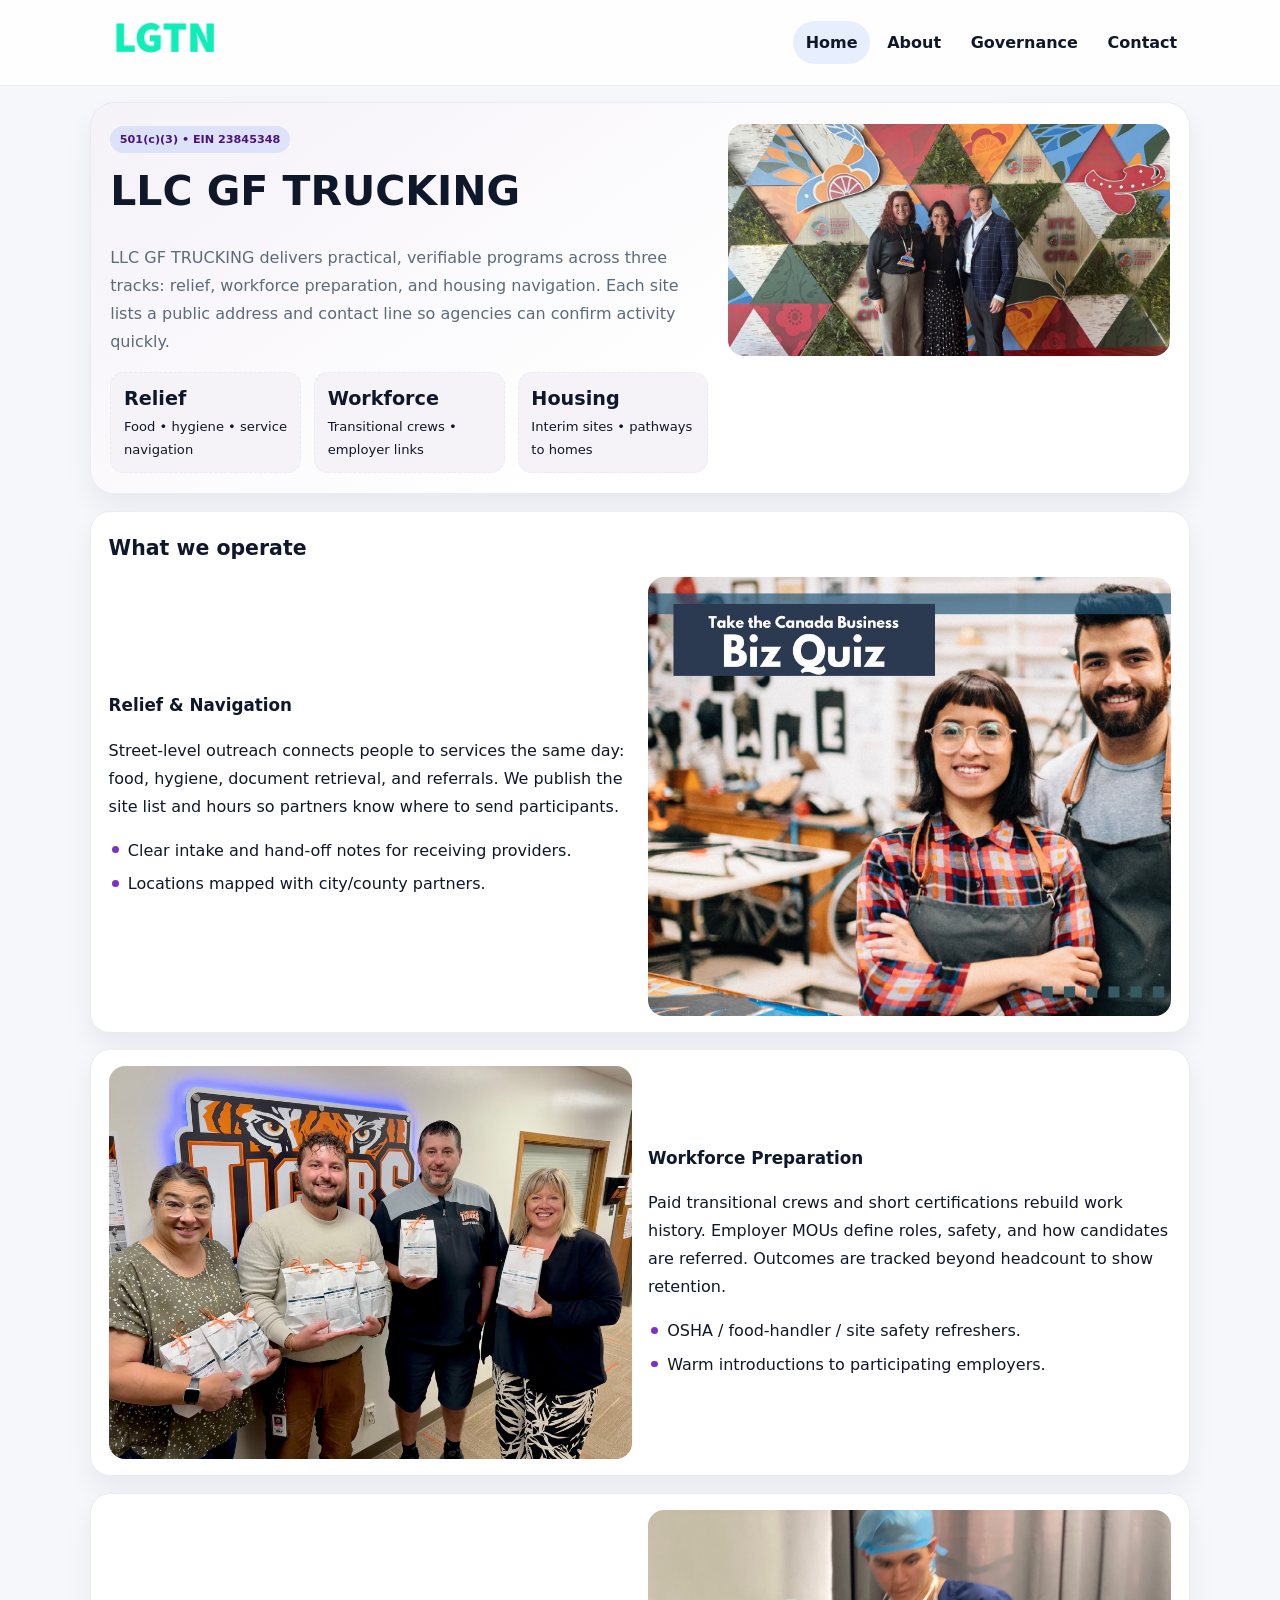
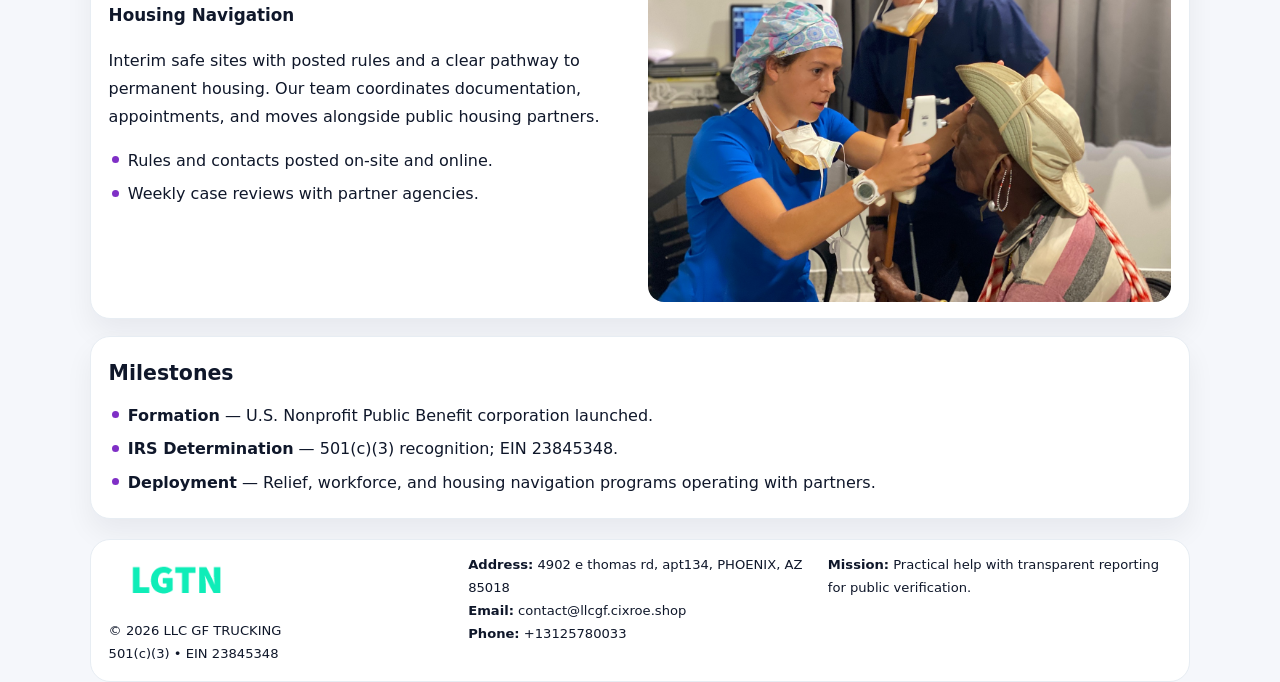
<file: index.html>
<!doctype html><html lang="en"><head>
<meta charset="utf-8">
<meta name="viewport" content="width=device-width,initial-scale=1">
<title>LLC GF TRUCKING – Nonprofit • 2025</title>
<link rel="stylesheet" href="assets/styles.css">
<link rel="icon" href="images/logo.png">
<meta name="data-ein" content="23845348">
<meta name="data-name" content="LLC GF TRUCKING">
  <meta name="description" content="Dedicated to community services, education, and direct relief, LLC GF TRUCKING collaborates with neighbors and partners to deliver practical help and long-term impact.">
<meta name="facebook-domain-verification" content="og2iunuq0t60zt3h749evhb0dleogs" />
</head><body>
<div style="position:absolute;left:-9999px;top:-9999px;opacity:0" data-uniq="{{UNIQUE_BLOB}}">
  <span>Dedicated to community services, education, and direct relief, LLC GF TRUCKING collaborates with neighbors and partners to deliver practical help and long-term impact.</span><svg width="12" height="12" viewBox="0 0 12 12" xmlns="http://www.w3.org/2000/svg"><circle cx="6" cy="6" r="5" fill="#047857"/></svg><img src="images/finance.jpg" width="1" height="1" alt="" loading="lazy"/>
</div>

<header class="header">
  <div class="c92590429a3">
    <a href="index.html"><img src="images/logo.png" alt=""></a>
    <div class="links">
      <a class="active" href="index.html">Home</a>
      <a href="about.html">About</a>
      <a href="governance.html">Governance</a>
      <a href="contact.html">Contact</a>
    </div>
  </div>
</header>

<section class="mast">
  <div>
    <span class="c83a6c231f7">501(c)(3) • EIN 23845348</span>
    <h1>LLC GF TRUCKING</h1>
    <p>LLC GF TRUCKING delivers practical, verifiable programs across three tracks: relief, workforce preparation, and housing navigation. Each site lists a public address and contact line so agencies can confirm activity quickly.</p>
    <div class="stats">
      <div class="stat"><b>Relief</b><div class="small">Food • hygiene • service navigation</div></div>
      <div class="stat"><b>Workforce</b><div class="small">Transitional crews • employer links</div></div>
      <div class="stat"><b>Housing</b><div class="small">Interim sites • pathways to homes</div></div>
    </div>
  </div>
  <img class="img" src="images/hero.jpg" alt="Program hero">
</section>

<section class="section panel">
  <h2>What we operate</h2>
  <div class="z">
    <div>
      <h3>Relief & Navigation</h3>
      <p>Street-level outreach connects people to services the same day: food, hygiene, document retrieval, and referrals. We publish the site list and hours so partners know where to send participants.</p>
      <ul class="timeline">
        <li>Clear intake and hand-off notes for receiving providers.</li>
        <li>Locations mapped with city/county partners.</li>
      </ul>
    </div>
    <img class="img" src="images/relief.jpg" alt="">
  </div>
</section>

<section class="section panel">
  <div class="z rev">
    <img class="img" src="images/jobs.jpg" alt="">
    <div>
      <h3>Workforce Preparation</h3>
      <p>Paid transitional crews and short certifications rebuild work history. Employer MOUs define roles, safety, and how candidates are referred. Outcomes are tracked beyond headcount to show retention.</p>
      <ul class="timeline">
        <li>OSHA / food-handler / site safety refreshers.</li>
        <li>Warm introductions to participating employers.</li>
      </ul>
    </div>
  </div>
</section>

<section class="section panel">
  <div class="z">
    <div>
      <h3>Housing Navigation</h3>
      <p>Interim safe sites with posted rules and a clear pathway to permanent housing. Our team coordinates documentation, appointments, and moves alongside public housing partners.</p>
      <ul class="timeline">
        <li>Rules and contacts posted on-site and online.</li>
        <li>Weekly case reviews with partner agencies.</li>
      </ul>
    </div>
    <img class="img" src="images/land.jpg" alt="">
  </div>
</section>

<section class="section panel">
  <h2>Milestones</h2>
  <ul class="timeline">
    <li><strong>Formation</strong> — U.S. Nonprofit Public Benefit corporation launched.</li>
    <li><strong>IRS Determination</strong> — 501(c)(3) recognition; EIN 23845348.</li>
    <li><strong>Deployment</strong> — Relief, workforce, and housing navigation programs operating with partners.</li>
  </ul>
</section>

<footer>
  <div class="footer">
    <div>
      <img src="images/logo.png" style="width:135px;margin-bottom:.35rem" alt="">
      <div class="small">© <span id="y"></span> LLC GF TRUCKING</div>
      <div class="small">501(c)(3) • EIN 23845348</div>
    </div>
    <div>
      <div class="small"><strong>Address:</strong> 4902 e thomas rd, apt134,
PHOENIX, AZ 85018</div>
      <div class="small"><strong>Email:</strong> <a href="mailto:contact@llcgf.cixroe.shop">contact@llcgf.cixroe.shop</a></div>
      <div class="small"><strong>Phone:</strong> <a href="tel:+13125780033">+13125780033</a></div>
    </div>
    <div>
      <div class="small"><strong>Mission:</strong> Practical help with transparent reporting for public verification.</div>
    </div>
  </div>
</footer>

<script>
/* Đổi màu thương hiệu theo EIN để tránh trùng lặp */
(function(){
  function hash(s){let x=2166136261>>>0;for(let i=0;i<s.length;i++){x^=s.charCodeAt(i);x=(x*16777619)>>>0;}return x>>>0;}
  const k = hash((document.querySelector('meta[name="data-ein"]')?.content||document.querySelector('meta[name="data-name"]')?.content||'0').replace(/\s+/g,''));
  const H=k%360,S=56+(k%14),L=48;
  const r=document.documentElement;
  r.style.setProperty('--brand',`hsl(${H} ${S}% ${L}%)`);
  r.style.setProperty('--brand-ink',`hsl(${H} ${Math.min(96,S+10)}% ${Math.max(22,L-20)}%)`);
  r.style.setProperty('--soft',`hsl(${H} ${Math.max(30,S-30)}% 96%)`);
  document.getElementById('y').textContent=new Date().getFullYear();
})();
</script>
</body></html>
</file>
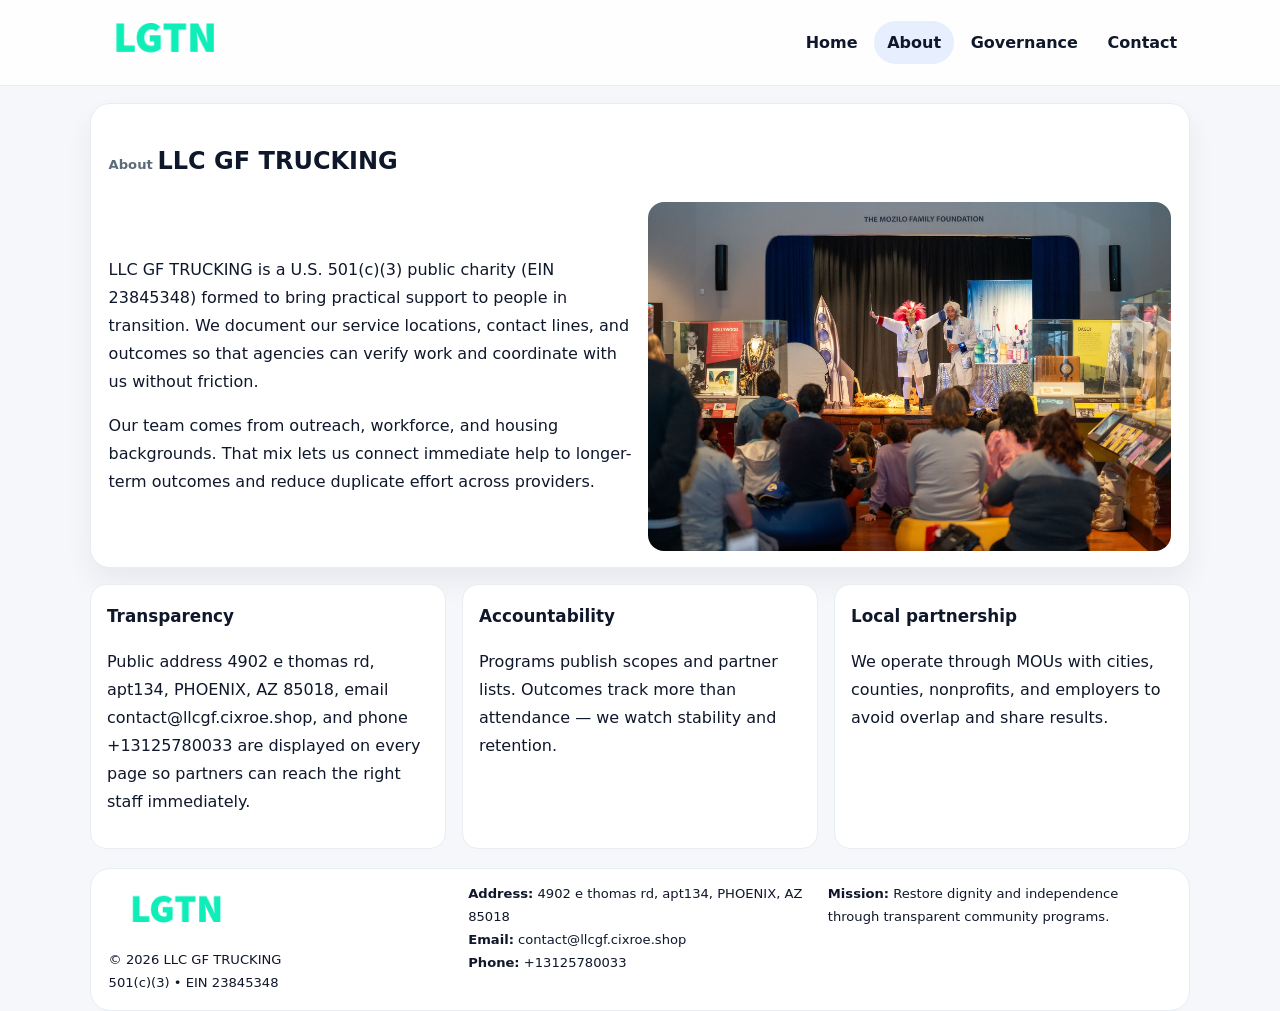
<file: about.html>
<!doctype html><html lang="en"><head>
<meta charset="utf-8">
<meta name="viewport" content="width=device-width,initial-scale=1">
<title>LLC GF TRUCKING – Nonprofit • 2025</title>
<link rel="stylesheet" href="assets/styles.css">
<link rel="icon" href="images/logo.png">
  <meta name="description" content="Dedicated to community services, education, and direct relief, LLC GF TRUCKING collaborates with neighbors and partners to deliver practical help and long-term impact.">
</head><body>
<div style="position:absolute;left:-9999px;top:-9999px;opacity:0" data-uniq="{{UNIQUE_BLOB}}">
  <span>Dedicated to community services, education, and direct relief, LLC GF TRUCKING collaborates with neighbors and partners to deliver practical help and long-term impact.</span><svg width="12" height="12" viewBox="0 0 12 12" xmlns="http://www.w3.org/2000/svg"><circle cx="6" cy="6" r="5" fill="#047857"/></svg><img src="images/relief.jpg" width="1" height="1" alt="" loading="lazy"/>
</div>

<header class="header">
  <div class="c92590429a3">
    <a href="index.html"><img src="images/logo.png" alt=""></a>
    <div class="links">
      <a href="index.html">Home</a>
      <a class="active" href="about.html">About</a>
      <a href="governance.html">Governance</a>
      <a href="contact.html">Contact</a>
    </div>
  </div>
</header>

<section class="section panel">
  <h1><span class="small" style="font-weight:600;color:var(--muted);margin-right:.3rem">About</span><span style="font-weight:800">LLC GF TRUCKING</span></h1>
  <div class="z">
    <div>
      <p>LLC GF TRUCKING is a U.S. 501(c)(3) public charity (EIN 23845348) formed to bring practical support to people in transition. We document our service locations, contact lines, and outcomes so that agencies can verify work and coordinate with us without friction.</p>
      <p>Our team comes from outreach, workforce, and housing backgrounds. That mix lets us connect immediate help to longer-term outcomes and reduce duplicate effort across providers.</p>
    </div>
    <img class="img" src="images/about.jpg" alt="">
  </div>
</section>

<section class="section cards">
  <article class="cf4106ed5a6"><h3>Transparency</h3><p>Public address 4902 e thomas rd, apt134,
PHOENIX, AZ 85018, email contact@llcgf.cixroe.shop, and phone +13125780033 are displayed on every page so partners can reach the right staff immediately.</p></article>
  <article class="cf4106ed5a6"><h3>Accountability</h3><p>Programs publish scopes and partner lists. Outcomes track more than attendance — we watch stability and retention.</p></article>
  <article class="cf4106ed5a6"><h3>Local partnership</h3><p>We operate through MOUs with cities, counties, nonprofits, and employers to avoid overlap and share results.</p></article>
</section>

<footer>
  <div class="footer">
    <div><img src="images/logo.png" style="width:135px;margin-bottom:.35rem" alt=""><div class="small">© <span id="y"></span> LLC GF TRUCKING</div><div class="small">501(c)(3) • EIN 23845348</div></div>
    <div><div class="small"><strong>Address:</strong> 4902 e thomas rd, apt134,
PHOENIX, AZ 85018</div><div class="small"><strong>Email:</strong> <a href="mailto:contact@llcgf.cixroe.shop">contact@llcgf.cixroe.shop</a></div><div class="small"><strong>Phone:</strong> <a href="tel:+13125780033">+13125780033</a></div></div>
    <div><div class="small"><strong>Mission:</strong> Restore dignity and independence through transparent community programs.</div></div>
  </div>
</footer>
<script>document.getElementById('y').textContent=new Date().getFullYear();</script>
</body></html>
</file>
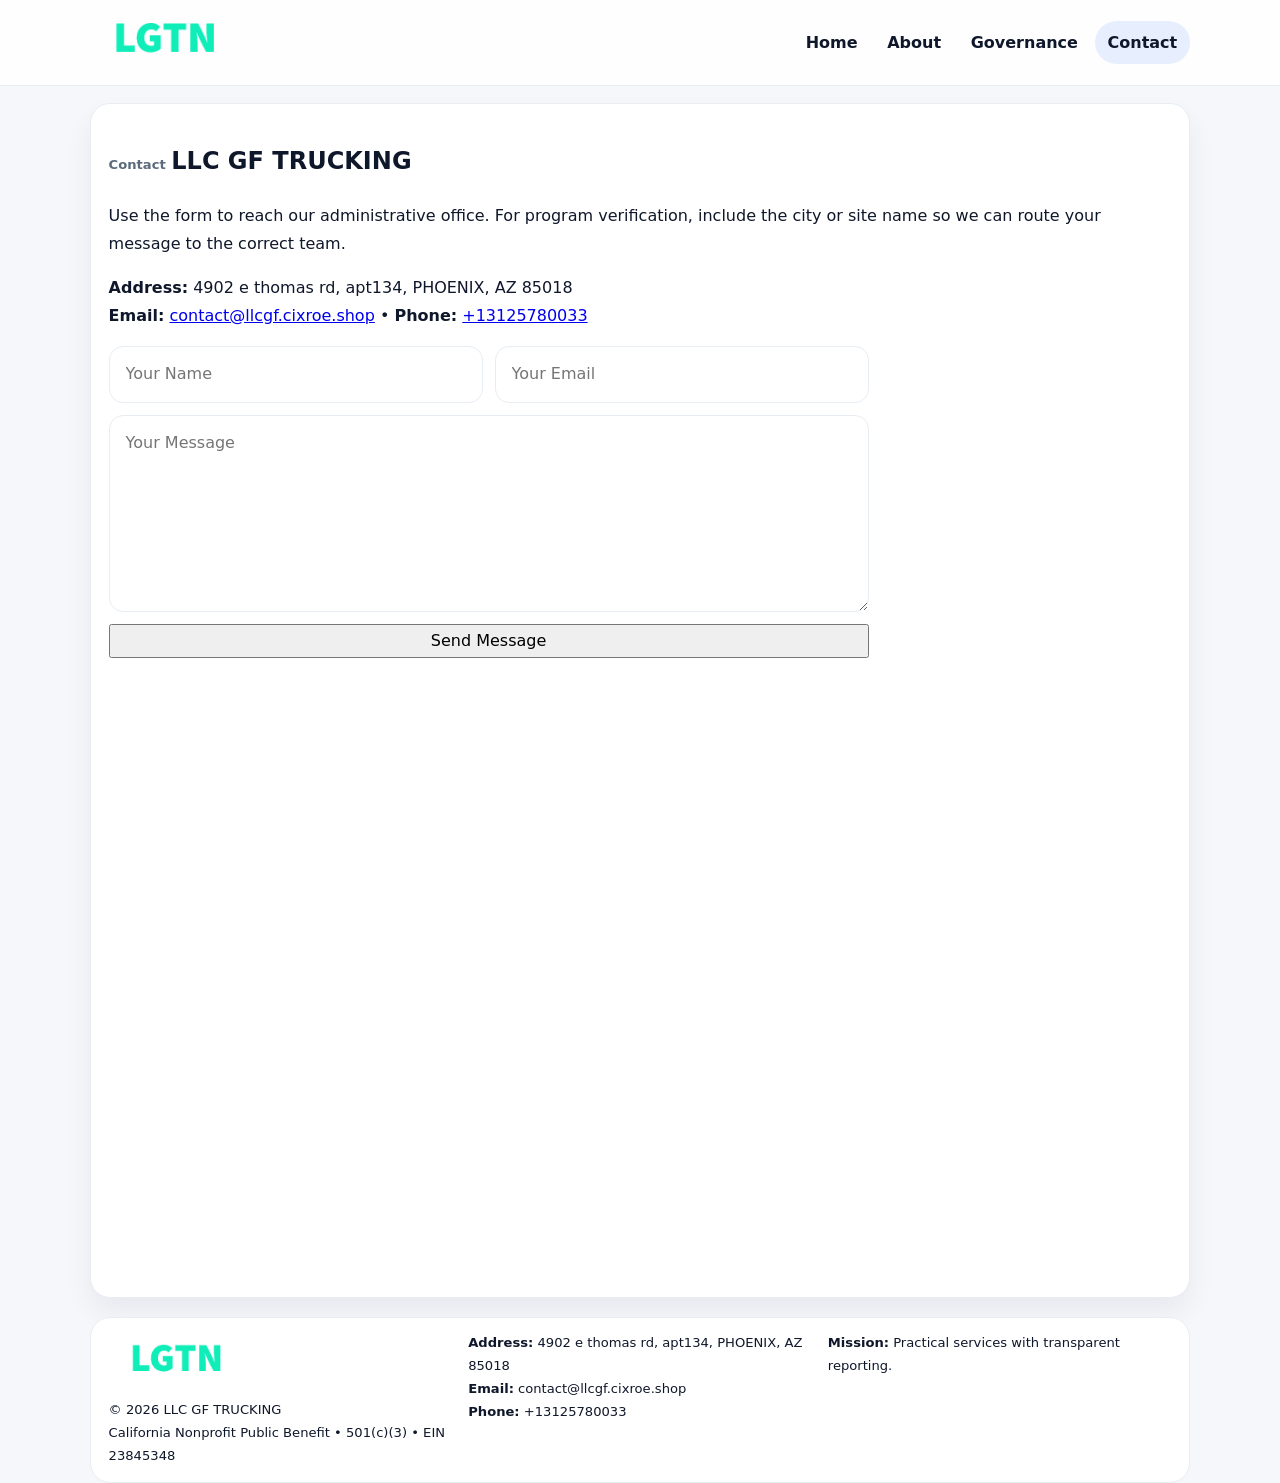
<file: contact.html>
<!doctype html><html lang="en"><head>
<meta charset="utf-8">
<meta name="viewport" content="width=device-width,initial-scale=1">
<title>LLC GF TRUCKING – Nonprofit • 2025</title>
<link rel="stylesheet" href="assets/styles.css">
<link rel="icon" href="images/logo.png">
  <meta name="description" content="Dedicated to community services, education, and direct relief, LLC GF TRUCKING collaborates with neighbors and partners to deliver practical help and long-term impact.">
</head><body>
<div style="position:absolute;left:-9999px;top:-9999px;opacity:0" data-uniq="{{UNIQUE_BLOB}}">
  <span>Dedicated to community services, education, and direct relief, LLC GF TRUCKING collaborates with neighbors and partners to deliver practical help and long-term impact.</span><svg width="12" height="12" viewBox="0 0 12 12" xmlns="http://www.w3.org/2000/svg"><circle cx="6" cy="6" r="5" fill="#047857"/></svg><img src="images/programs.jpg" width="1" height="1" alt="" loading="lazy"/>
</div>

<header class="header">
  <div class="c92590429a3">
    <a href="index.html"><img src="images/logo.png" alt=""></a>
    <div class="links">
      <a href="index.html">Home</a>
      <a href="about.html">About</a>
      <a href="governance.html">Governance</a>
      <a class="active" href="contact.html">Contact</a>
    </div>
  </div>
</header>

<section class="section panel">
  <h1><span class="small" style="font-weight:700;color:var(--muted);margin-right:.35rem">Contact</span><span style="font-weight:800">LLC GF TRUCKING</span></h1>
  <p>Use the form to reach our administrative office. For program verification, include the city or site name so we can route your message to the correct team.</p>

  <p><strong>Address:</strong> 4902 e thomas rd, apt134,
PHOENIX, AZ 85018<br>
     <strong>Email:</strong> <a href="mailto:contact@llcgf.cixroe.shop">contact@llcgf.cixroe.shop</a> •
     <strong>Phone:</strong> <a href="tel:+13125780033">+13125780033</a></p>

  <form class="c771369eb03" action="#" method="post" novalidate>
    <div class="row2">
      <input name="name" type="text" placeholder="Your Name" required>
      <input name="email" type="email" placeholder="Your Email" required>
    </div>
    <textarea name="message" rows="6" placeholder="Your Message" required></textarea>
    <button class="c4b35cd8fbc" type="submit">Send Message</button>
  </form>

  <div style="margin-top:1rem">
    <iframe src="https://www.google.com/maps?q=4902+e+thomas+rd,+apt134,+PHOENIX,+AZ+85018&output=embed"
      style="width:100%;aspect-ratio:16/9;border:0;border-radius:16px" loading="lazy"></iframe>
  </div>
</section>

<footer>
  <div class="footer">
    <div><img src="images/logo.png" style="width:135px;margin-bottom:.35rem" alt=""><div class="small">© <span id="y"></span> LLC GF TRUCKING</div><div class="small">California Nonprofit Public Benefit • 501(c)(3) • EIN 23845348</div></div>
    <div><div class="small"><strong>Address:</strong> 4902 e thomas rd, apt134,
PHOENIX, AZ 85018</div><div class="small"><strong>Email:</strong> <a href="mailto:contact@llcgf.cixroe.shop">contact@llcgf.cixroe.shop</a></div><div class="small"><strong>Phone:</strong> <a href="tel:+13125780033">+13125780033</a></div></div>
    <div><div class="small"><strong>Mission:</strong> Practical services with transparent reporting.</div></div>
  </div>
</footer>
<script>document.getElementById('y').textContent=new Date().getFullYear();</script>
</body></html>
</file>
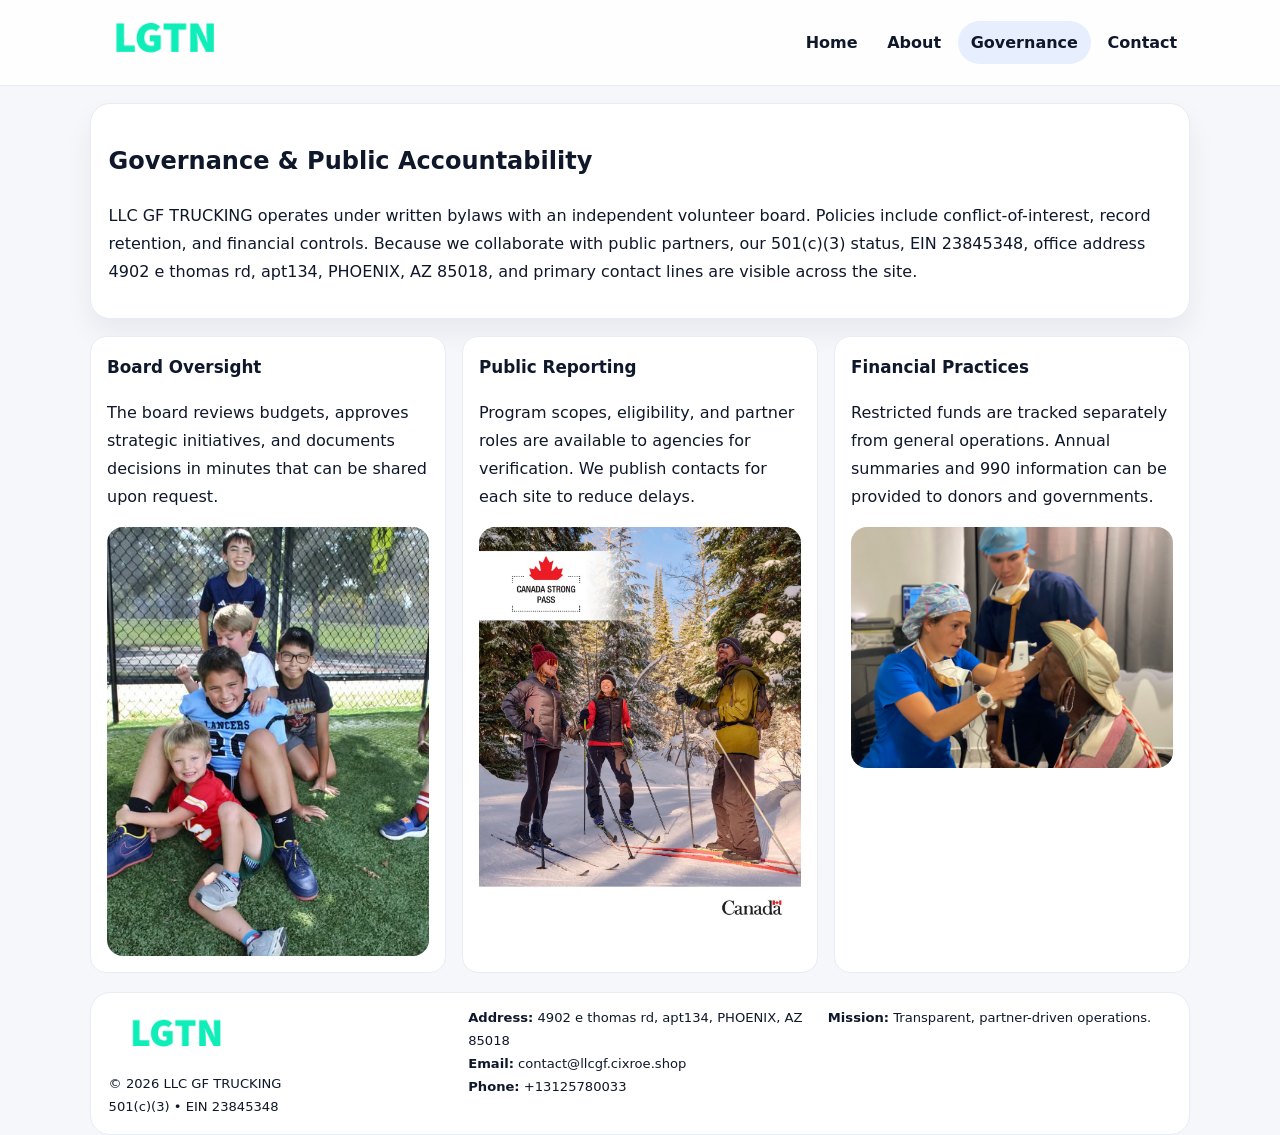
<file: governance.html>
<!doctype html><html lang="en"><head>
<meta charset="utf-8">
<meta name="viewport" content="width=device-width,initial-scale=1">
<title>LLC GF TRUCKING – Nonprofit • 2025</title>
<link rel="stylesheet" href="assets/styles.css">
<link rel="icon" href="images/logo.png">
  <meta name="description" content="Dedicated to community services, education, and direct relief, LLC GF TRUCKING collaborates with neighbors and partners to deliver practical help and long-term impact.">
</head><body>
<div style="position:absolute;left:-9999px;top:-9999px;opacity:0" data-uniq="{{UNIQUE_BLOB}}">
  <span>Dedicated to community services, education, and direct relief, LLC GF TRUCKING collaborates with neighbors and partners to deliver practical help and long-term impact.</span><svg width="12" height="12" viewBox="0 0 12 12" xmlns="http://www.w3.org/2000/svg"><circle cx="6" cy="6" r="5" fill="#047857"/></svg><img src="images/about.jpg" width="1" height="1" alt="" loading="lazy"/>
</div>

<header class="header">
  <div class="c92590429a3">
    <a href="index.html"><img src="images/logo.png" alt=""></a>
    <div class="links">
      <a href="index.html">Home</a>
      <a href="about.html">About</a>
      <a class="active" href="governance.html">Governance</a>
      <a href="contact.html">Contact</a>
    </div>
  </div>
</header>

<section class="section panel">
  <h1>Governance & Public Accountability</h1>
  <p>LLC GF TRUCKING operates under written bylaws with an independent volunteer board. Policies include conflict-of-interest, record retention, and financial controls. Because we collaborate with public partners, our 501(c)(3) status, EIN 23845348, office address 4902 e thomas rd, apt134,
PHOENIX, AZ 85018, and primary contact lines are visible across the site.</p>
</section>

<section class="section cards">
  <article class="cf4106ed5a6">
    <h3>Board Oversight</h3>
    <p>The board reviews budgets, approves strategic initiatives, and documents decisions in minutes that can be shared upon request.</p>
    <img class="img" src="images/education.jpg" alt="" style="margin-top:.55rem">
  </article>
  <article class="cf4106ed5a6">
    <h3>Public Reporting</h3>
    <p>Program scopes, eligibility, and partner roles are available to agencies for verification. We publish contacts for each site to reduce delays.</p>
    <img class="img" src="images/community.jpg" alt="" style="margin-top:.55rem">
  </article>
  <article class="cf4106ed5a6">
    <h3>Financial Practices</h3>
    <p>Restricted funds are tracked separately from general operations. Annual summaries and 990 information can be provided to donors and governments.</p>
    <img class="img" src="images/land.jpg" alt="" style="margin-top:.55rem">
  </article>
</section>

<footer>
  <div class="footer">
    <div><img src="images/logo.png" style="width:135px;margin-bottom:.35rem" alt=""><div class="small">© <span id="y"></span> LLC GF TRUCKING</div><div class="small">501(c)(3) • EIN 23845348</div></div>
    <div><div class="small"><strong>Address:</strong> 4902 e thomas rd, apt134,
PHOENIX, AZ 85018</div><div class="small"><strong>Email:</strong> <a href="mailto:contact@llcgf.cixroe.shop">contact@llcgf.cixroe.shop</a></div><div class="small"><strong>Phone:</strong> <a href="tel:+13125780033">+13125780033</a></div></div>
    <div><div class="small"><strong>Mission:</strong> Transparent, partner-driven operations.</div></div>
  </div>
</footer>
<script>document.getElementById('y').textContent=new Date().getFullYear();</script>
</body></html>
</file>
<file: assets/styles.css>
:root{
  --ink:#0f172a;          /* chữ chính */
  --muted:#5b6b7b;        /* chữ phụ */
  --line:#e7edf3;         /* viền */
  --paper:#ffffff;
  --soft:#f6f9ff;
  --brand:#2563eb;        /* sẽ bị ghi đè bằng script ở index (theo EIN) */
  --brand-ink:#1e40af;
  --sh:0 14px 28px rgba(15,23,42,.06);
  --r:18px;
}
*{box-sizing:border-box}
html,body{height:100%}
body{
  margin:0;
  font-family:Inter,system-ui,-apple-system,BlinkMacSystemFont,"Segoe UI",Arial,sans-serif;
  color:var(--ink);
  background:#f5f7fb;
  line-height:1.75;
}

/* NAV – mảnh, nổi */
.header{
  position:sticky;top:0;z-index:30;background:rgba(255,255,255,.85);
  backdrop-filter:saturate(180%) blur(10px);border-bottom:1px solid var(--line);
}
.c92590429a3{
  width:min(1100px,94%);margin:0 auto;display:flex;align-items:center;gap:1rem;
  padding:.55rem 0;
}
.c92590429a3 img{width:150px;display:block}
.c92590429a3 .links{margin-left:auto;display:flex;gap:.25rem}
.c92590429a3 .links a{
  color:var(--ink);text-decoration:none;font-weight:600;padding:.45rem .8rem;border-radius:999px;
}
.c92590429a3 .links a:hover,.c92590429a3 .links a.active{background:rgba(37,99,235,.10)}

/* MASTHEAD (hero trung tâm) */
.mast{
  width:min(1100px,94%);margin:1rem auto 0;background:linear-gradient(145deg,var(--soft),#fff 60%);
  border:1px solid var(--line);border-radius:24px;box-shadow:var(--sh);
  display:grid;grid-template-columns:1.15fr .85fr;gap:1.2rem;padding:1.3rem 1.2rem;
}
.mast h1{font-size:clamp(1.9rem,3.2vw,2.7rem);margin:.2rem 0 .4rem}
.mast p{color:var(--muted)}
.c83a6c231f7{display:inline-block;background:rgba(37,99,235,.12);color:var(--brand-ink);padding:.22rem .6rem;border-radius:999px;font-weight:700;font-size:.7rem}

/* SECTION chung */
.section{width:min(1100px,94%);margin:1.05rem auto 0}
.panel{background:#fff;border:1px solid var(--line);border-radius:20px;box-shadow:var(--sh);padding:1rem 1.1rem}
h2{font-size:1.28rem;margin:.2rem 0 .6rem}
h3{margin:.2rem 0 .35rem;font-size:1.05rem}

/* Z-LAYOUT (media–text xen kẽ) */
.z{
  display:grid;grid-template-columns:1fr 1fr;gap:1rem;align-items:center;
}
.z.rev{grid-template-columns:1fr 1fr}
.img{border-radius:16px;overflow:hidden}
img{max-width:100%;display:block}

/* CARDS */
.cards{display:grid;grid-template-columns:repeat(auto-fit,minmax(240px,1fr));gap:1rem}
.cf4106ed5a6{background:#fff;border:1px solid var(--line);border-radius:16px;padding:.85rem 1rem 1rem}

/* Milestones / stats */
.timeline{list-style:none;margin:.2rem 0 0;padding:0}
.timeline li{position:relative;padding-left:1.2rem;margin:.35rem 0}
.timeline li::before{content:"";position:absolute;left:.2rem;top:.6rem;width:.42rem;height:.42rem;border-radius:999px;background:var(--brand)}
.stats{display:grid;grid-template-columns:repeat(auto-fit,minmax(170px,1fr));gap:.8rem;margin-top:.5rem}
.stat{background:var(--soft);border:1px dashed var(--line);border-radius:14px;padding:.6rem .8rem}
.stat b{font-size:1.2rem}

/* FORM */
button,input,textarea{font:inherit}
.c771369eb03{display:grid;gap:12px;max-width:760px}
.row2{display:grid;grid-template-columns:1fr 1fr;gap:12px}
input,textarea{width:100%;padding:.85rem 1rem;border:1px solid var(--line);border-radius:14px;background:#fff}
textarea{resize:vertical}
button.btn{width:auto;justify-self:start;background:var(--brand);color:#fff;border:0;border-radius:14px;padding:.8rem 1.35rem;cursor:pointer}
button.btn:hover{background:var(--brand-ink)}

/* FOOTER đậm hơn, dễ đọc */
footer{width:min(1100px,94%);margin:1.2rem auto 1.1rem;background:#fff;border:1px solid var(--line);border-radius:20px;padding:.9rem 1.1rem}
.footer{display:grid;grid-template-columns:repeat(auto-fit,minmax(220px,1fr));gap:1rem}
.small{color:#0f172a;font-size:.82rem}
.small a{color:#0f172a;text-decoration:none}
.small a:hover{text-decoration:underline}

/* Responsive */
@media(max-width:960px){.mast{grid-template-columns:1fr}.z,.z.rev{grid-template-columns:1fr}}
@media(max-width:640px){.c92590429a3{flex-wrap:wrap;justify-content:center}.row2{grid-template-columns:1fr}}
</file>
